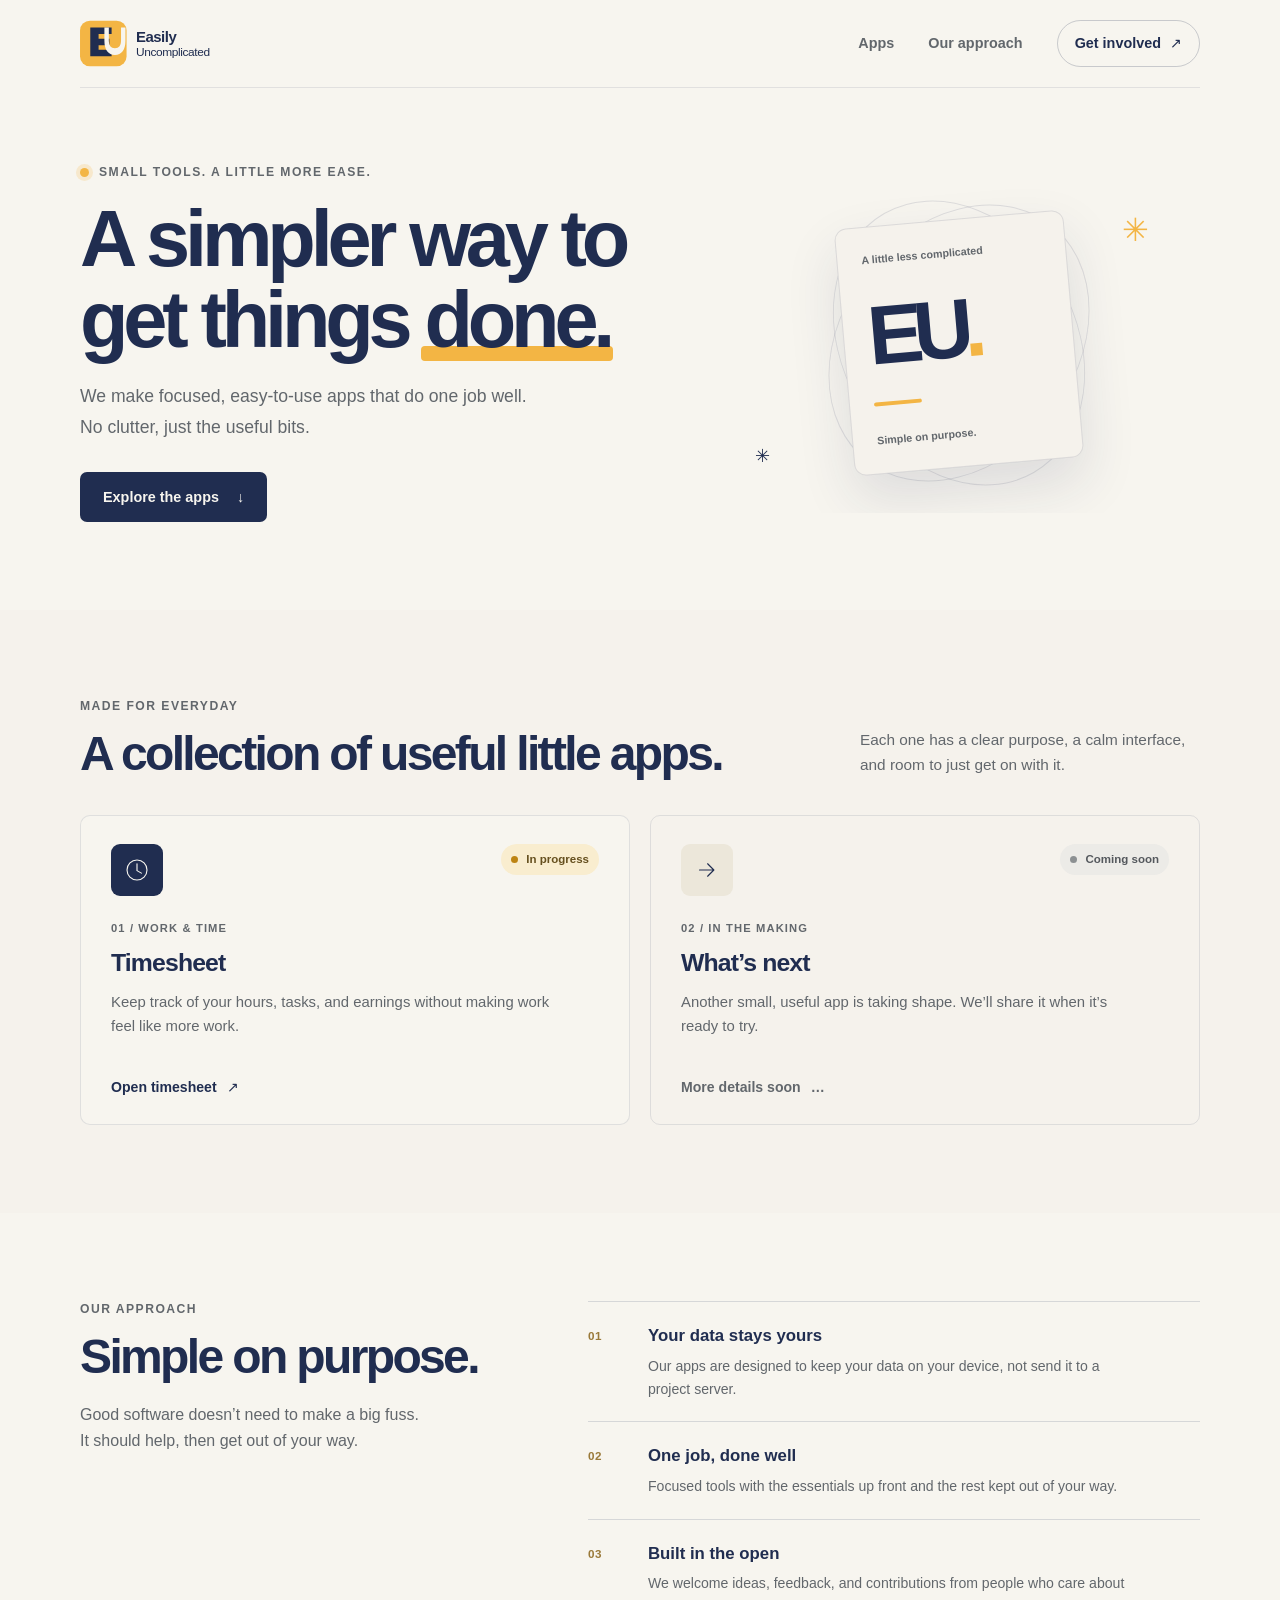
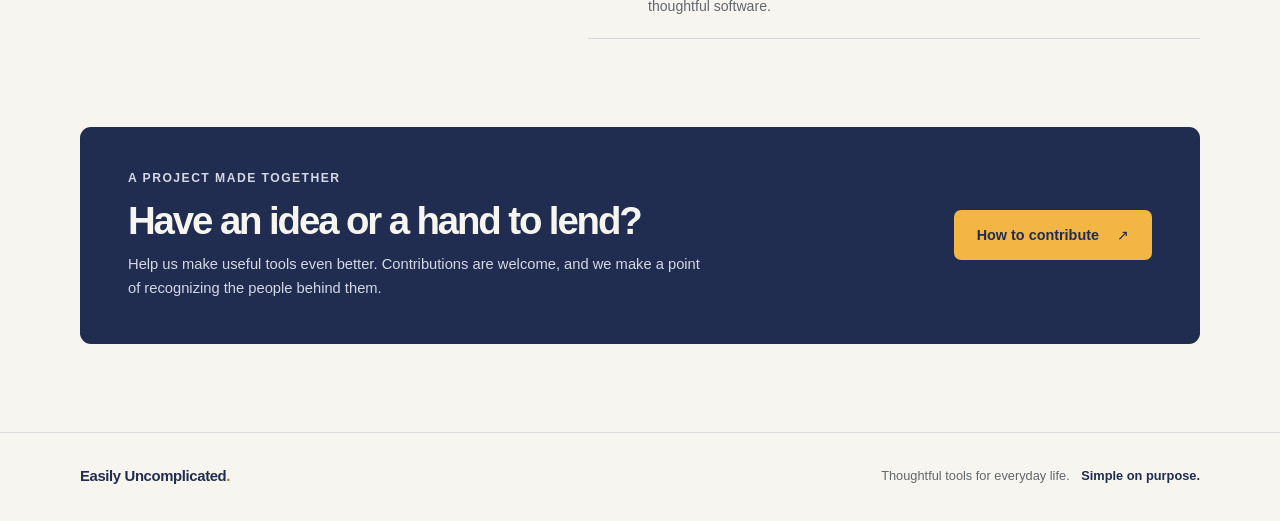
<file: index.html>
<!DOCTYPE html>
<html lang="en">
<head>
  <meta charset="UTF-8">
  <meta name="viewport" content="width=device-width, initial-scale=1">
  <meta name="description" content="Thoughtful, easy-to-use apps that do one job well. Simple on purpose.">
  <meta name="theme-color" content="#F7F5EF">
  <title>Easily Uncomplicated — Simple on purpose</title>
  <link rel="icon" href="assets/brand/eu/favicon.svg" type="image/svg+xml">
  <link rel="stylesheet" href="assets/brand/eu/colors.css">
  <link rel="stylesheet" href="index.css">
  <script src="index.js" defer></script>
</head>
<body>
  <header class="site-header">
    <div class="page-shell header-content">
      <a class="brand" href="#top" aria-label="Easily Uncomplicated home">
        <img src="assets/brand/eu/logo.svg" alt="Easily Uncomplicated">
      </a>
      <button class="menu-toggle" type="button" aria-expanded="false" aria-controls="site-nav" hidden>
        <span class="menu-toggle-label">Menu</span>
        <span class="menu-toggle-icon" aria-hidden="true"></span>
      </button>
      <nav class="site-nav" id="site-nav" aria-label="Main navigation">
        <a href="#apps">Apps</a>
        <a href="#about">Our approach</a>
        <a class="nav-cta" href="#contribute">Get involved <span aria-hidden="true">↗</span></a>
      </nav>
    </div>
  </header>

  <main id="top">
    <section class="hero page-shell" aria-labelledby="hero-title">
      <div class="hero-copy">
        <p class="eyebrow"><span class="eyebrow-mark" aria-hidden="true"></span> Small tools. A little more ease.</p>
        <h1 id="hero-title">A simpler way to get things <span>done.</span></h1>
        <p class="hero-description">We make focused, easy-to-use apps that do one job well. No clutter, just the useful bits.</p>
        <a class="button button-primary" href="#apps">Explore the apps <span aria-hidden="true">↓</span></a>
      </div>
      <div class="hero-art" aria-hidden="true">
        <div class="art-orbit orbit-one"></div>
        <div class="art-orbit orbit-two"></div>
        <div class="art-card">
          <span class="art-card-label">A little less complicated</span>
          <span class="art-card-mark">EU<span>.</span></span>
          <span class="art-card-rule"></span>
          <span class="art-card-caption">Simple on purpose.</span>
        </div>
        <span class="art-spark spark-one">✳</span>
        <span class="art-spark spark-two">✳</span>
      </div>
    </section>

    <section class="apps-section section-space" id="apps" aria-labelledby="apps-title">
      <div class="page-shell">
        <div class="section-heading">
          <div>
            <p class="eyebrow">Made for everyday</p>
            <h2 id="apps-title">A collection of useful little apps.</h2>
          </div>
          <p>Each one has a clear purpose, a calm interface, and room to just get on with it.</p>
        </div>

        <div class="app-grid">
          <article class="app-card timesheet-card">
            <div class="app-card-top">
              <span class="app-icon app-icon-clock" aria-hidden="true">
                <svg viewBox="0 0 48 48" focusable="false">
                  <circle cx="24" cy="24" r="16"></circle>
                  <path d="M24 14v11l7 4"></path>
                </svg>
              </span>
              <span class="status status-testing"><span aria-hidden="true"></span> In progress</span>
            </div>
            <div class="app-card-copy">
              <p class="app-kicker">01 / Work &amp; time</p>
              <h3>Timesheet</h3>
              <p>Keep track of your hours, tasks, and earnings without making work feel like more work.</p>
            </div>
            <a class="text-link" href="timesheet/timesheet.html">Open timesheet <span aria-hidden="true">↗</span></a>
          </article>

          <article class="app-card next-card">
            <div class="app-card-top">
              <span class="app-icon app-icon-next" aria-hidden="true">
                <svg viewBox="0 0 48 48" focusable="false">
                  <path d="M12 24h23M25 14l10 10-10 10"></path>
                </svg>
              </span>
              <span class="status status-soon"><span aria-hidden="true"></span> Coming soon</span>
            </div>
            <div class="app-card-copy">
              <p class="app-kicker">02 / In the making</p>
              <h3>What’s next</h3>
              <p>Another small, useful app is taking shape. We’ll share it when it’s ready to try.</p>
            </div>
            <span class="text-link text-link-muted">More details soon <span aria-hidden="true">…</span></span>
          </article>
        </div>
      </div>
    </section>

    <section class="approach-section section-space" id="about" aria-labelledby="approach-title">
      <div class="page-shell approach-layout">
        <div class="approach-heading">
          <p class="eyebrow">Our approach</p>
          <h2 id="approach-title">Simple on purpose.</h2>
          <p>Good software doesn’t need to make a big fuss. It should help, then get out of your way.</p>
        </div>
        <div class="principles">
          <article class="principle">
            <span class="principle-number">01</span>
            <div>
              <h3>Your data stays yours</h3>
              <p>Our apps are designed to keep your data on your device, not send it to a project server.</p>
            </div>
          </article>
          <article class="principle">
            <span class="principle-number">02</span>
            <div>
              <h3>One job, done well</h3>
              <p>Focused tools with the essentials up front and the rest kept out of your way.</p>
            </div>
          </article>
          <article class="principle">
            <span class="principle-number">03</span>
            <div>
              <h3>Built in the open</h3>
              <p>We welcome ideas, feedback, and contributions from people who care about thoughtful software.</p>
            </div>
          </article>
        </div>
      </div>
    </section>

    <section class="contribute-section page-shell" id="contribute" aria-labelledby="contribute-title">
      <div class="contribute-card">
        <div>
          <p class="eyebrow">A project made together</p>
          <h2 id="contribute-title">Have an idea or a hand to lend?</h2>
          <p>Help us make useful tools even better. Contributions are welcome, and we make a point of recognizing the people behind them.</p>
        </div>
        <a class="button button-light" href="non%20code_syntax/how_to_give_credit.md">How to contribute <span aria-hidden="true">↗</span></a>
      </div>
    </section>
  </main>

  <footer class="site-footer">
    <div class="page-shell footer-content">
      <a class="footer-brand" href="#top">Easily Uncomplicated<span>.</span></a>
      <p>Thoughtful tools for everyday life. <span>Simple on purpose.</span></p>
    </div>
  </footer>
</body>
</html>
</file>
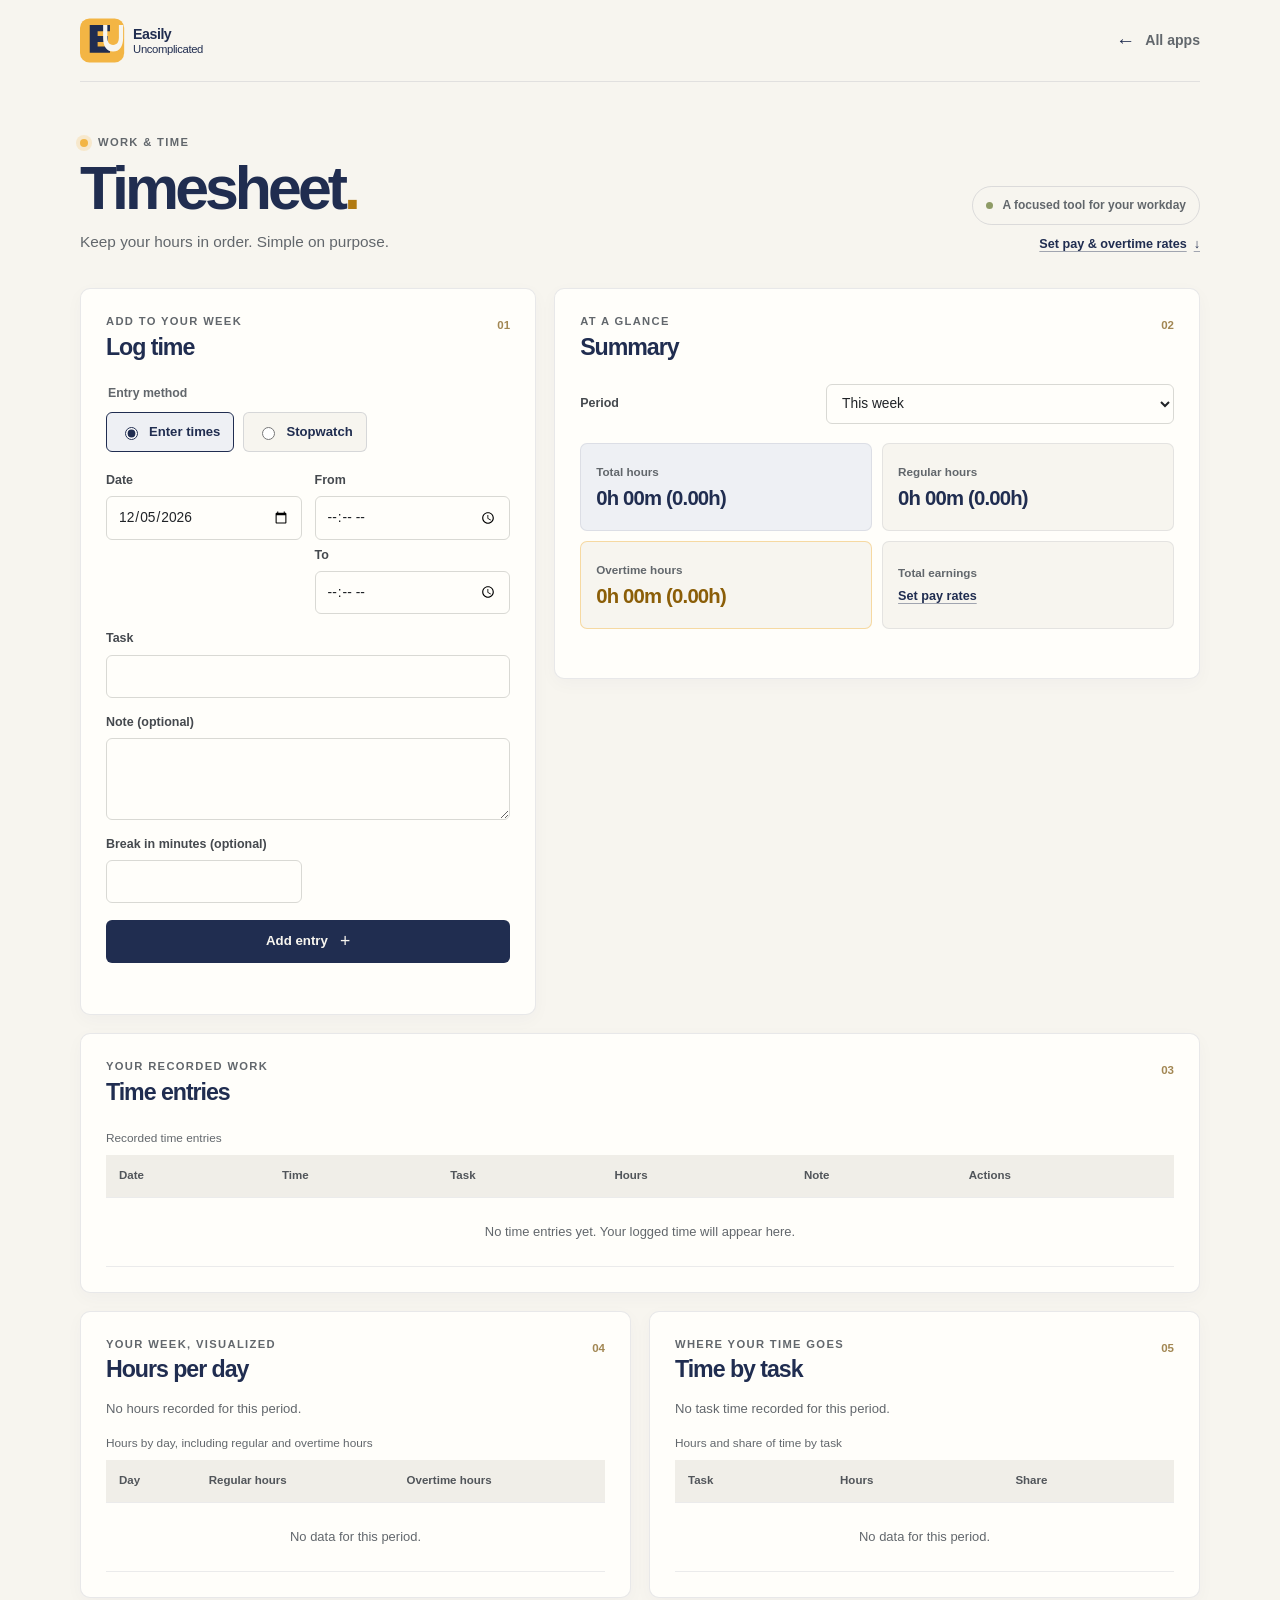
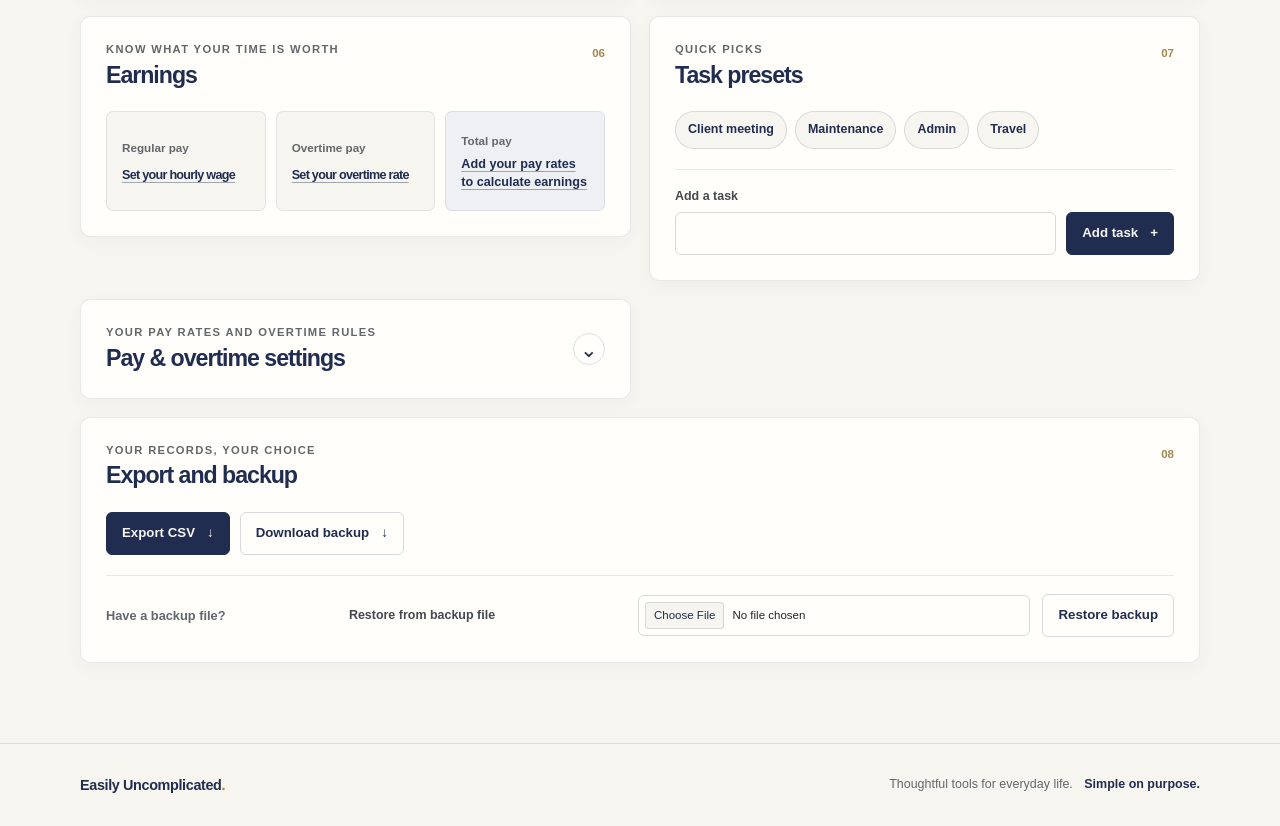
<file: timesheet/timesheet.html>
<!DOCTYPE html>
<html lang="en">
<head>
  <meta charset="UTF-8">
  <meta name="viewport" content="width=device-width, initial-scale=1">
  <meta name="description" content="Track your work hours, tasks, and earnings.">
  <title>Timesheet | Easily Uncomplicated</title>
  <link rel="icon" href="../assets/brand/eu/favicon.svg" type="image/svg+xml">
  <link rel="stylesheet" href="../assets/brand/eu/colors.css">
  <link rel="stylesheet" href="timesheet.css">
  <script src="timesheet.js" defer></script>
</head>
<body>
  <header class="site-header">
    <div class="page-shell header-content">
      <a class="brand" href="../index.html" aria-label="Easily Uncomplicated home">
        <img src="../assets/brand/eu/logo.svg" alt="Easily Uncomplicated">
      </a>
      <a class="back-link" href="../index.html"><span aria-hidden="true">←</span> All apps</a>
    </div>
  </header>

  <main class="page-shell dashboard">
    <section class="page-intro" aria-labelledby="page-title">
      <div>
        <p class="eyebrow"><span aria-hidden="true"></span> Work &amp; time</p>
        <h1 id="page-title">Timesheet<span>.</span></h1>
        <p>Keep your hours in order. Simple on purpose.</p>
      </div>
      <div class="intro-actions">
        <span class="local-note"><span aria-hidden="true"></span> A focused tool for your workday</span>
        <a class="rates-link" href="#settings-panel">Set pay &amp; overtime rates <span aria-hidden="true">↓</span></a>
      </div>
    </section>

    <section class="panel entry-panel" aria-labelledby="entry-heading">
      <div class="panel-heading">
        <div>
          <p class="panel-kicker">Add to your week</p>
          <h2 id="entry-heading">Log time</h2>
        </div>
        <span class="section-index">01</span>
      </div>

      <form id="time-entry-form">
        <fieldset class="entry-method">
          <legend>Entry method</legend>
          <label class="choice">
            <input type="radio" name="entry-method" value="manual" checked>
            Enter times
          </label>
          <label class="choice">
            <input type="radio" name="entry-method" value="timer">
            Stopwatch
          </label>
        </fieldset>
        <div class="form-grid">
          <div class="field">
            <label for="entry-date">Date</label>
            <input id="entry-date" name="date" type="date" required>
          </div>
          <div class="field" id="manual-time-fields">
            <label for="entry-from">From</label>
            <input id="entry-from" name="from" type="time" required>
            <label for="entry-to">To</label>
            <input id="entry-to" name="to" type="time" required>
          </div>
          <div class="field field-task">
            <label for="entry-task">Task</label>
            <input id="entry-task" name="task" list="task-options" required>
            <datalist id="task-options">
              <option value="Client meeting"></option>
              <option value="Maintenance"></option>
              <option value="Admin"></option>
              <option value="Travel"></option>
            </datalist>
          </div>
          <div class="field field-wide">
            <label for="entry-note">Note (optional)</label>
            <textarea id="entry-note" name="note" rows="2"></textarea>
          </div>
          <div class="field">
            <label for="entry-break">Break in minutes (optional)</label>
            <input id="entry-break" name="break" type="number" min="0" step="1">
          </div>
        </div>
        <button class="button button-primary" id="add-entry-button" type="submit">Add entry <span aria-hidden="true">+</span></button>
      </form>

      <div class="timer-controls" id="timer-controls" aria-label="Stopwatch controls" hidden>
        <div class="timer-status">
          <span class="timer-indicator" id="timer-indicator" aria-hidden="true"></span>
          <div>
            <p id="timer-state" role="status" aria-live="polite">Stopwatch is ready.</p>
            <output class="timer-display" id="timer-display" aria-label="Elapsed time">00:00:00</output>
          </div>
        </div>
        <div class="timer-buttons">
          <button class="button button-secondary" id="start-timer" type="button">Start</button>
          <button class="button button-quiet" id="pause-timer" type="button" disabled>Pause</button>
          <button class="button button-quiet" id="stop-timer" type="button" disabled>Stop &amp; save</button>
        </div>
      </div>
      <p class="entry-status" id="entry-status" role="status" aria-live="polite"></p>
    </section>

    <section class="panel summary-panel" aria-labelledby="summary-heading">
      <div class="panel-heading">
        <div>
          <p class="panel-kicker">At a glance</p>
          <h2 id="summary-heading">Summary</h2>
        </div>
        <span class="section-index">02</span>
      </div>
      <div class="period-control">
        <label for="summary-period">Period</label>
        <select id="summary-period" name="period">
          <option value="week">This week</option>
          <option value="month">This month</option>
          <option value="custom">Custom range</option>
        </select>
      </div>
      <div class="range-control">
        <div class="field">
          <label for="range-from">Range from</label>
          <input id="range-from" name="range-from" type="date">
        </div>
        <div class="field">
          <label for="range-to">Range to</label>
          <input id="range-to" name="range-to" type="date">
        </div>
      </div>

      <dl class="stats-grid">
        <div class="stat-card stat-primary">
          <dt>Total hours</dt>
          <dd id="summary-total-hours">0h 00m (0.00h)</dd>
        </div>
        <div class="stat-card">
          <dt>Regular hours</dt>
          <dd id="summary-regular-hours">0h 00m (0.00h)</dd>
        </div>
        <div class="stat-card stat-overtime">
          <dt>Overtime hours</dt>
          <dd id="summary-overtime-hours">0h 00m (0.00h)</dd>
        </div>
        <div class="stat-card stat-earnings">
          <dt>Total earnings</dt>
          <dd id="summary-total-earnings"></dd>
        </div>
      </dl>
      <p class="summary-status" id="summary-status" role="status" aria-live="polite"></p>
    </section>

    <section class="panel entries-panel" aria-labelledby="entries-heading">
      <div class="panel-heading">
        <div>
          <p class="panel-kicker">Your recorded work</p>
          <h2 id="entries-heading">Time entries</h2>
        </div>
        <span class="section-index">03</span>
      </div>
      <div class="table-scroll">
        <table>
          <caption>Recorded time entries</caption>
          <thead>
            <tr>
              <th scope="col">Date</th>
              <th scope="col">Time</th>
              <th scope="col">Task</th>
              <th scope="col">Hours</th>
              <th scope="col">Note</th>
              <th scope="col">Actions</th>
            </tr>
          </thead>
          <tbody>
            <tr>
              <td class="empty-cell" colspan="6">No time entries yet. Your logged time will appear here.</td>
            </tr>
          </tbody>
        </table>
      </div>
    </section>

    <section class="panel chart-panel" aria-labelledby="hours-chart-heading">
      <div class="panel-heading">
        <div>
          <p class="panel-kicker">Your week, visualized</p>
          <h2 id="hours-chart-heading">Hours per day</h2>
        </div>
        <span class="section-index">04</span>
      </div>
      <p class="empty-message">No hours recorded for this period.</p>
      <div class="table-scroll">
        <table>
          <caption>Hours by day, including regular and overtime hours</caption>
          <thead>
            <tr>
              <th scope="col">Day</th>
              <th scope="col">Regular hours</th>
              <th scope="col">Overtime hours</th>
            </tr>
          </thead>
          <tbody>
            <tr>
              <td class="empty-cell" colspan="3">No data for this period.</td>
            </tr>
          </tbody>
        </table>
      </div>
    </section>

    <section class="panel chart-panel" aria-labelledby="tasks-chart-heading">
      <div class="panel-heading">
        <div>
          <p class="panel-kicker">Where your time goes</p>
          <h2 id="tasks-chart-heading">Time by task</h2>
        </div>
        <span class="section-index">05</span>
      </div>
      <p class="empty-message">No task time recorded for this period.</p>
      <div class="table-scroll">
        <table>
          <caption>Hours and share of time by task</caption>
          <thead>
            <tr>
              <th scope="col">Task</th>
              <th scope="col">Hours</th>
              <th scope="col">Share</th>
            </tr>
          </thead>
          <tbody>
            <tr>
              <td class="empty-cell" colspan="3">No data for this period.</td>
            </tr>
          </tbody>
        </table>
      </div>
    </section>

    <section class="panel earnings-panel" aria-labelledby="earnings-heading">
      <div class="panel-heading">
        <div>
          <p class="panel-kicker">Know what your time is worth</p>
          <h2 id="earnings-heading">Earnings</h2>
        </div>
        <span class="section-index">06</span>
      </div>
      <dl class="earnings-grid">
        <div class="stat-card">
          <dt>Regular pay</dt>
          <dd id="earnings-regular-pay"></dd>
        </div>
        <div class="stat-card">
          <dt>Overtime pay</dt>
          <dd id="earnings-overtime-pay"></dd>
        </div>
        <div class="stat-card stat-primary">
          <dt>Total pay</dt>
          <dd id="earnings-total-pay"></dd>
        </div>
      </dl>
    </section>

    <section class="panel task-panel" aria-labelledby="tasks-heading">
      <div class="panel-heading">
        <div>
          <p class="panel-kicker">Quick picks</p>
          <h2 id="tasks-heading">Task presets</h2>
        </div>
        <span class="section-index">07</span>
      </div>
      <ul class="task-list">
        <li>Client meeting</li>
        <li>Maintenance</li>
        <li>Admin</li>
        <li>Travel</li>
      </ul>
      <form id="task-form" class="task-form">
        <div class="field">
          <label for="new-task">Add a task</label>
          <input id="new-task" name="task" type="text">
        </div>
        <button class="button button-secondary" type="submit">Add task <span aria-hidden="true">+</span></button>
      </form>
    </section>

    <details class="panel settings-panel" id="settings-panel">
      <summary>
        <span>
          <span class="panel-kicker">Your pay rates and overtime rules</span>
          <span class="settings-title">Pay &amp; overtime settings</span>
        </span>
        <span class="settings-chevron" aria-hidden="true">⌄</span>
      </summary>
      <form id="settings-form" class="settings-form">
        <div class="field">
          <label for="hourly-wage">Your regular hourly pay (R/hour)</label>
          <input id="hourly-wage" name="hourly-wage" type="number" min="0" step="0.01" inputmode="decimal">
        </div>
        <fieldset class="settings-fieldset">
          <legend>Overtime wage</legend>
          <div class="field">
            <label for="overtime-wage-type">Wage type</label>
            <select id="overtime-wage-type" name="overtime-wage-type">
              <option value="amount">Rand amount</option>
              <option value="multiplier">Multiplier</option>
            </select>
          </div>
          <div class="field">
            <label for="overtime-wage" id="overtime-wage-label">Overtime pay (R/hour)</label>
            <input id="overtime-wage" name="overtime-wage" type="number" min="0" step="0.01" inputmode="decimal">
          </div>
        </fieldset>
        <div class="field">
          <label for="overtime-threshold">Overtime starts after</label>
          <input id="overtime-threshold" name="overtime-threshold" type="number" min="0" step="0.25">
          <span class="field-hint">hours</span>
        </div>
        <fieldset class="settings-fieldset overtime-rule">
          <legend>Overtime rule</legend>
          <label class="choice">
            <input type="radio" name="overtime-rule" value="daily" checked>
            Daily
          </label>
          <label class="choice">
            <input type="radio" name="overtime-rule" value="weekly">
            Weekly
          </label>
        </fieldset>
        <p class="settings-hint">Rates are saved only in this browser on this device. Earnings update when you change a rate or time entry.</p>
        <p class="settings-status" id="settings-status" role="status" aria-live="polite"></p>
      </form>
    </details>

    <section class="panel data-panel" aria-labelledby="data-heading">
      <div class="panel-heading">
        <div>
          <p class="panel-kicker">Your records, your choice</p>
          <h2 id="data-heading">Export and backup</h2>
        </div>
        <span class="section-index">08</span>
      </div>
      <div class="data-actions">
        <button class="button button-secondary" type="button">Export CSV <span aria-hidden="true">↓</span></button>
        <button class="button button-quiet" type="button">Download backup <span aria-hidden="true">↓</span></button>
      </div>
      <div class="restore-control">
        <p>Have a backup file?</p>
        <label for="backup-file">Restore from backup file</label>
        <input id="backup-file" name="backup-file" type="file" accept="application/json,.json">
        <button class="button button-quiet" type="button">Restore backup</button>
      </div>
    </section>
  </main>

  <footer class="site-footer">
    <div class="page-shell footer-content">
      <a class="footer-brand" href="../index.html">Easily Uncomplicated<span>.</span></a>
      <p>Thoughtful tools for everyday life. <span>Simple on purpose.</span></p>
    </div>
  </footer>
</body>
</html>
</file>
<file: assets/brand/eu/colors.css>
:root {
  color-scheme: light;
  --eu-navy: #202D50;
  --eu-amber: #F3B544;
  --eu-ivory: #F7F5EF;
  --eu-paper: #F5F2EC;
  --eu-ink: #202327;
  --eu-muted-ink: #62676C;
}
</file>
<file: index.css>
:root {
  font-family: "Outfit", "Avenir Next", Avenir, "Segoe UI", sans-serif;
  color: var(--eu-ink);
  background: var(--eu-ivory);
  font-synthesis: none;
  text-rendering: optimizeLegibility;
  -webkit-font-smoothing: antialiased;
  -moz-osx-font-smoothing: grayscale;
  scroll-behavior: smooth;
}

* {
  box-sizing: border-box;
}

body {
  min-width: 320px;
  margin: 0;
  line-height: 1.6;
}

a {
  color: inherit;
}

a:focus-visible,
button:focus-visible {
  outline: 3px solid var(--eu-amber);
  outline-offset: 4px;
}

.page-shell {
  width: min(1120px, calc(100% - 48px));
  margin-inline: auto;
}

.site-header {
  position: relative;
  z-index: 2;
  background: var(--eu-ivory);
}

.header-content {
  min-height: 88px;
  display: flex;
  align-items: center;
  justify-content: space-between;
  gap: 32px;
  border-bottom: 1px solid rgb(32 45 80 / 10%);
}

.brand {
  display: inline-flex;
  width: 194px;
  flex: 0 0 auto;
}

.brand img {
  display: block;
  width: 100%;
  height: auto;
}

.site-nav {
  display: flex;
  align-items: center;
  gap: 34px;
}

.site-nav a {
  color: var(--eu-muted-ink);
  font-size: 0.9rem;
  font-weight: 550;
  text-decoration: none;
  transition: color 160ms ease;
}

.site-nav a:hover {
  color: var(--eu-navy);
}

.site-nav .nav-cta {
  display: inline-flex;
  align-items: center;
  gap: 9px;
  padding: 11px 17px;
  border: 1px solid rgb(32 45 80 / 22%);
  border-radius: 999px;
  color: var(--eu-navy);
}

.site-nav .nav-cta:hover {
  border-color: var(--eu-navy);
}

.menu-toggle {
  display: none;
}

.hero {
  min-height: 512px;
  display: grid;
  grid-template-columns: 1.1fr 0.9fr;
  align-items: center;
  gap: 48px;
  padding-block: 76px 88px;
}

.hero-copy {
  max-width: 590px;
}

.eyebrow {
  display: flex;
  align-items: center;
  gap: 10px;
  margin: 0 0 18px;
  color: var(--eu-muted-ink);
  font-size: 0.76rem;
  font-weight: 700;
  letter-spacing: 0.12em;
  line-height: 1.4;
  text-transform: uppercase;
}

.eyebrow-mark {
  width: 9px;
  height: 9px;
  border-radius: 50%;
  background: var(--eu-amber);
  box-shadow: 0 0 0 4px rgb(243 181 68 / 20%);
}

h1,
h2,
h3,
p {
  margin-top: 0;
}

.hero h1 {
  max-width: 620px;
  margin-bottom: 20px;
  color: var(--eu-navy);
  font-size: clamp(3rem, 6.2vw, 5rem);
  font-weight: 650;
  letter-spacing: -0.065em;
  line-height: 1.02;
}

.hero h1 span {
  position: relative;
  z-index: 0;
  white-space: nowrap;
}

.hero h1 span::after {
  position: absolute;
  z-index: -1;
  right: -3px;
  bottom: 3px;
  left: -3px;
  height: 15px;
  border-radius: 4px;
  background: var(--eu-amber);
  content: "";
}

.hero-description {
  max-width: 455px;
  margin-bottom: 30px;
  color: var(--eu-muted-ink);
  font-size: 1.1rem;
  line-height: 1.75;
}

.button {
  min-height: 50px;
  display: inline-flex;
  align-items: center;
  justify-content: center;
  gap: 18px;
  padding: 0 22px;
  border: 1px solid transparent;
  border-radius: 7px;
  font-size: 0.9rem;
  font-weight: 650;
  text-decoration: none;
  transition: transform 160ms ease, background-color 160ms ease;
}

.button:hover {
  transform: translateY(-2px);
}

.button-primary {
  background: var(--eu-navy);
  color: var(--eu-ivory);
}

.button-primary:hover {
  background: #2c3d69;
}

.hero-art {
  position: relative;
  min-height: 340px;
  display: grid;
  place-items: center;
  overflow: hidden;
}

.art-orbit {
  position: absolute;
  width: 300px;
  height: 300px;
  border: 1px solid rgb(32 45 80 / 12%);
  border-radius: 50%;
}

.orbit-one {
  transform: rotate(-30deg) scaleX(0.78);
}

.orbit-two {
  transform: rotate(38deg) scaleX(0.78);
}

.art-card {
  position: relative;
  width: 230px;
  min-height: 248px;
  display: flex;
  flex-direction: column;
  align-items: flex-start;
  justify-content: space-between;
  padding: 24px;
  border: 1px solid rgb(32 45 80 / 12%);
  border-radius: 12px;
  background: var(--eu-paper);
  box-shadow: 0 24px 55px rgb(32 45 80 / 12%);
  transform: rotate(-5deg);
}

.art-card-label,
.art-card-caption {
  color: var(--eu-muted-ink);
  font-size: 0.67rem;
  font-weight: 600;
}

.art-card-mark {
  color: var(--eu-navy);
  font-size: 5.2rem;
  font-weight: 750;
  letter-spacing: -0.12em;
  line-height: 1;
}

.art-card-mark span {
  color: var(--eu-amber);
}

.art-card-rule {
  width: 48px;
  height: 4px;
  border-radius: 4px;
  background: var(--eu-amber);
}

.art-spark {
  position: absolute;
  color: var(--eu-amber);
  line-height: 1;
}

.spark-one {
  top: 41px;
  right: 51px;
  font-size: 2rem;
}

.spark-two {
  bottom: 48px;
  left: 37px;
  color: var(--eu-navy);
  font-size: 1.15rem;
}

.section-space {
  padding-block: 88px;
}

.apps-section {
  background: var(--eu-paper);
}

.section-heading {
  display: flex;
  align-items: flex-end;
  justify-content: space-between;
  gap: 40px;
  margin-bottom: 34px;
}

.section-heading .eyebrow,
.approach-heading .eyebrow,
.contribute-card .eyebrow {
  margin-bottom: 12px;
}

.section-heading h2,
.approach-heading h2,
.contribute-card h2 {
  margin-bottom: 0;
  color: var(--eu-navy);
  font-size: clamp(2rem, 4vw, 3rem);
  font-weight: 620;
  letter-spacing: -0.055em;
  line-height: 1.12;
}

.section-heading > p {
  max-width: 340px;
  margin-bottom: 4px;
  color: var(--eu-muted-ink);
  font-size: 0.96rem;
}

.app-grid {
  display: grid;
  grid-template-columns: repeat(2, minmax(0, 1fr));
  gap: 20px;
}

.app-card {
  min-height: 310px;
  display: flex;
  flex-direction: column;
  align-items: flex-start;
  padding: 28px 30px 26px;
  border: 1px solid rgb(32 45 80 / 11%);
  border-radius: 10px;
  background: var(--eu-ivory);
}

.next-card {
  background: transparent;
}

.app-card-top {
  width: 100%;
  display: flex;
  align-items: flex-start;
  justify-content: space-between;
  gap: 16px;
}

.app-icon {
  width: 52px;
  height: 52px;
  display: grid;
  place-items: center;
  border-radius: 9px;
}

.app-icon svg {
  width: 30px;
  height: 30px;
  fill: none;
  stroke: currentColor;
  stroke-linecap: round;
  stroke-linejoin: round;
  stroke-width: 1.8;
}

.app-icon-clock {
  background: var(--eu-navy);
  color: var(--eu-ivory);
}

.app-icon-next {
  background: #ece7da;
  color: var(--eu-navy);
}

.status {
  display: inline-flex;
  align-items: center;
  gap: 8px;
  padding: 6px 10px;
  border-radius: 999px;
  font-size: 0.72rem;
  font-weight: 650;
}

.status > span {
  width: 7px;
  height: 7px;
  border-radius: 50%;
}

.status-testing {
  background: #f9edcf;
  color: #66501f;
}

.status-testing > span {
  background: #bd8413;
}

.status-soon {
  background: #ecebe7;
  color: #54585d;
}

.status-soon > span {
  background: #8c9092;
}

.app-card-copy {
  margin-top: 24px;
  margin-bottom: 22px;
}

.app-kicker {
  margin-bottom: 5px;
  color: var(--eu-muted-ink);
  font-size: 0.7rem;
  font-weight: 700;
  letter-spacing: 0.1em;
  text-transform: uppercase;
}

.app-card h3 {
  margin-bottom: 8px;
  color: var(--eu-navy);
  font-size: 1.55rem;
  font-weight: 650;
  letter-spacing: -0.035em;
}

.app-card-copy > p:last-child {
  max-width: 440px;
  margin-bottom: 0;
  color: var(--eu-muted-ink);
  font-size: 0.93rem;
}

.text-link {
  display: inline-flex;
  align-items: center;
  gap: 10px;
  margin-top: auto;
  color: var(--eu-navy);
  font-size: 0.88rem;
  font-weight: 700;
  text-decoration: none;
}

a.text-link:hover {
  text-decoration: underline;
  text-underline-offset: 4px;
}

.text-link-muted {
  color: var(--eu-muted-ink);
  font-weight: 550;
}

.approach-layout {
  display: grid;
  grid-template-columns: 0.8fr 1.2fr;
  gap: 100px;
}

.approach-heading h2 {
  margin-bottom: 18px;
}

.approach-heading > p:last-child {
  max-width: 345px;
  margin-bottom: 0;
  color: var(--eu-muted-ink);
}

.principles {
  border-top: 1px solid rgb(32 45 80 / 15%);
}

.principle {
  display: grid;
  grid-template-columns: 46px 1fr;
  gap: 14px;
  padding-block: 21px;
  border-bottom: 1px solid rgb(32 45 80 / 15%);
}

.principle-number {
  padding-top: 4px;
  color: #9a7a3a;
  font-size: 0.73rem;
  font-weight: 700;
  letter-spacing: 0.04em;
}

.principle h3 {
  margin-bottom: 5px;
  color: var(--eu-navy);
  font-size: 1.05rem;
  font-weight: 650;
}

.principle p {
  max-width: 490px;
  margin-bottom: 0;
  color: var(--eu-muted-ink);
  font-size: 0.88rem;
}

.contribute-section {
  padding-bottom: 88px;
}

.contribute-card {
  display: flex;
  align-items: center;
  justify-content: space-between;
  gap: 40px;
  padding: 43px 48px;
  border-radius: 11px;
  background: var(--eu-navy);
}

.contribute-card .eyebrow {
  color: #d3d8e4;
}

.contribute-card h2 {
  max-width: 590px;
  margin-bottom: 11px;
  color: var(--eu-ivory);
  font-size: clamp(1.8rem, 3vw, 2.45rem);
}

.contribute-card > div > p:last-child {
  max-width: 585px;
  margin-bottom: 0;
  color: #d3d8e4;
  font-size: 0.92rem;
}

.button-light {
  flex: 0 0 auto;
  background: var(--eu-amber);
  color: var(--eu-navy);
}

.button-light:hover {
  background: #ffd078;
}

.site-footer {
  border-top: 1px solid rgb(32 45 80 / 12%);
}

.footer-content {
  min-height: 88px;
  display: flex;
  align-items: center;
  justify-content: space-between;
  gap: 24px;
}

.footer-brand {
  color: var(--eu-navy);
  font-size: 0.93rem;
  font-weight: 700;
  letter-spacing: -0.025em;
  text-decoration: none;
}

.footer-brand span {
  color: #b17a12;
}

.footer-content p {
  margin-bottom: 0;
  color: var(--eu-muted-ink);
  font-size: 0.8rem;
}

.footer-content p span {
  margin-left: 8px;
  color: var(--eu-navy);
  font-weight: 650;
}

@media (max-width: 760px) {
  .page-shell {
    width: min(100% - 40px, 560px);
  }

  .header-content {
    min-height: 76px;
  }

  .brand {
    width: 166px;
  }

  .menu-toggle {
    width: 44px;
    height: 44px;
    display: inline-flex;
    align-items: center;
    justify-content: center;
    gap: 8px;
    border: 1px solid rgb(32 45 80 / 18%);
    border-radius: 7px;
    background: transparent;
    color: var(--eu-navy);
    cursor: pointer;
  }

  .menu-toggle[hidden] {
    display: none;
  }

  .menu-toggle-label {
    position: absolute;
    width: 1px;
    height: 1px;
    overflow: hidden;
    clip-path: inset(50%);
    white-space: nowrap;
  }

  .menu-toggle-icon,
  .menu-toggle-icon::before,
  .menu-toggle-icon::after {
    width: 18px;
    height: 2px;
    display: block;
    border-radius: 2px;
    background: currentColor;
    transition: transform 160ms ease;
  }

  .menu-toggle-icon {
    position: relative;
  }

  .menu-toggle-icon::before,
  .menu-toggle-icon::after {
    position: absolute;
    left: 0;
    content: "";
  }

  .menu-toggle-icon::before {
    transform: translateY(-6px);
  }

  .menu-toggle-icon::after {
    transform: translateY(6px);
  }

  .menu-toggle[aria-expanded="true"] .menu-toggle-icon {
    background: transparent;
  }

  .menu-toggle[aria-expanded="true"] .menu-toggle-icon::before {
    transform: rotate(45deg);
  }

  .menu-toggle[aria-expanded="true"] .menu-toggle-icon::after {
    transform: rotate(-45deg);
  }

  .site-nav {
    gap: 24px;
  }

  .has-mobile-nav .site-nav {
    position: absolute;
    top: calc(100% - 1px);
    right: 0;
    left: 0;
    display: none;
    align-items: stretch;
    gap: 0;
    padding: 8px 20px 18px;
    border-bottom: 1px solid rgb(32 45 80 / 12%);
    background: var(--eu-ivory);
    box-shadow: 0 14px 20px rgb(32 45 80 / 7%);
  }

  .has-mobile-nav .site-nav.is-open {
    display: flex;
    flex-direction: column;
  }

  .has-mobile-nav .site-nav a {
    padding: 13px 5px;
  }

  .has-mobile-nav .site-nav .nav-cta {
    justify-content: space-between;
    margin-top: 7px;
    padding-inline: 14px;
  }

  .hero {
    min-height: auto;
    grid-template-columns: 1fr;
    gap: 14px;
    padding-block: 72px 54px;
  }

  .hero h1 {
    max-width: 550px;
    font-size: clamp(3rem, 10vw, 4.5rem);
  }

  .hero-art {
    min-height: 290px;
  }

  .section-space {
    padding-block: 68px;
  }

  .section-heading {
    align-items: flex-start;
    flex-direction: column;
    gap: 12px;
    margin-bottom: 25px;
  }

  .section-heading > p {
    max-width: 460px;
  }

  .app-grid {
    grid-template-columns: 1fr;
  }

  .app-card {
    min-height: 285px;
  }

  .approach-layout {
    grid-template-columns: 1fr;
    gap: 35px;
  }

  .contribute-section {
    padding-bottom: 68px;
  }

  .contribute-card {
    align-items: flex-start;
    flex-direction: column;
    gap: 26px;
    padding: 32px;
  }
}

@media (max-width: 440px) {
  .page-shell {
    width: calc(100% - 32px);
  }

  .hero {
    padding-top: 56px;
  }

  .hero-description {
    font-size: 1rem;
  }

  .hero-art {
    min-height: 260px;
  }

  .art-orbit {
    width: 250px;
    height: 250px;
  }

  .app-card {
    padding: 23px;
  }

  .status {
    gap: 6px;
    padding: 6px 8px;
    font-size: 0.67rem;
  }

  .contribute-card {
    padding: 27px 24px;
  }

  .footer-content {
    min-height: 100px;
    align-items: flex-start;
    flex-direction: column;
    justify-content: center;
    gap: 4px;
  }

  .footer-content p span {
    margin-left: 4px;
  }
}

@media (prefers-reduced-motion: reduce) {
  :root {
    scroll-behavior: auto;
  }

  *,
  *::before,
  *::after {
    transition-duration: 0.01ms !important;
  }
}
</file>
<file: timesheet/timesheet.css>
:root {
  font-family: "Outfit", "Avenir Next", Avenir, "Segoe UI", sans-serif;
  color: var(--eu-ink);
  background: var(--eu-ivory);
  font-synthesis: none;
  text-rendering: optimizeLegibility;
  -webkit-font-smoothing: antialiased;
  -moz-osx-font-smoothing: grayscale;
  scroll-behavior: smooth;
}

* {
  box-sizing: border-box;
}

body {
  min-width: 320px;
  margin: 0;
  line-height: 1.55;
}

button,
input,
select,
textarea {
  font: inherit;
}

button,
select {
  cursor: pointer;
}

a {
  color: inherit;
}

a:focus-visible,
button:focus-visible,
input:focus-visible,
select:focus-visible,
textarea:focus-visible,
summary:focus-visible {
  outline: 3px solid var(--eu-amber);
  outline-offset: 3px;
}

.page-shell {
  width: min(1120px, calc(100% - 48px));
  margin-inline: auto;
}

.site-header {
  background: var(--eu-ivory);
}

.header-content {
  min-height: 82px;
  display: flex;
  align-items: center;
  justify-content: space-between;
  gap: 24px;
  border-bottom: 1px solid rgb(32 45 80 / 10%);
}

.brand {
  width: 184px;
  display: inline-flex;
}

.brand img {
  display: block;
  width: 100%;
  height: auto;
}

.back-link {
  display: inline-flex;
  align-items: center;
  gap: 10px;
  color: var(--eu-muted-ink);
  font-size: 0.88rem;
  font-weight: 600;
  text-decoration: none;
  transition: color 160ms ease;
}

.back-link:hover {
  color: var(--eu-navy);
}

.back-link span {
  color: var(--eu-navy);
  font-size: 1.2rem;
}

.dashboard {
  display: grid;
  grid-template-columns: repeat(12, minmax(0, 1fr));
  align-items: start;
  gap: 18px;
  padding-block: 46px 80px;
}

.page-intro {
  grid-column: 1 / -1;
  display: flex;
  align-items: flex-end;
  justify-content: space-between;
  gap: 28px;
  padding-block: 7px 16px;
}

.eyebrow,
.panel-kicker {
  margin: 0;
  color: var(--eu-muted-ink);
  font-size: 0.7rem;
  font-weight: 700;
  letter-spacing: 0.12em;
  line-height: 1.4;
  text-transform: uppercase;
}

.eyebrow {
  display: flex;
  align-items: center;
  gap: 10px;
  margin-bottom: 7px;
}

.eyebrow > span {
  width: 8px;
  height: 8px;
  border-radius: 50%;
  background: var(--eu-amber);
  box-shadow: 0 0 0 4px rgb(243 181 68 / 20%);
}

.page-intro h1 {
  margin: 0;
  color: var(--eu-navy);
  font-size: clamp(2.5rem, 5vw, 3.8rem);
  font-weight: 650;
  letter-spacing: -0.065em;
  line-height: 1;
}

.page-intro h1 span {
  color: #b17a12;
}

.page-intro > div > p:last-child {
  margin: 12px 0 0;
  color: var(--eu-muted-ink);
  font-size: 0.96rem;
}

.local-note {
  display: inline-flex;
  align-items: center;
  gap: 9px;
  padding: 9px 13px;
  border: 1px solid rgb(32 45 80 / 13%);
  border-radius: 999px;
  color: var(--eu-muted-ink);
  font-size: 0.75rem;
  font-weight: 550;
}

.local-note > span {
  width: 7px;
  height: 7px;
  border-radius: 50%;
  background: #8e9b66;
}

.intro-actions {
  display: flex;
  align-items: flex-end;
  flex-direction: column;
  gap: 10px;
}

.rates-link,
.stat-card dd a,
.earnings-grid dd a {
  color: var(--eu-navy);
  font-size: 0.79rem;
  font-weight: 650;
  text-decoration-color: rgb(32 45 80 / 40%);
  text-underline-offset: 3px;
}

.rates-link {
  display: inline-flex;
  align-items: center;
  gap: 7px;
}

.rates-link:hover,
.stat-card dd a:hover,
.earnings-grid dd a:hover {
  text-decoration-thickness: 2px;
}

.panel {
  min-width: 0;
  padding: 25px;
  border: 1px solid rgb(32 45 80 / 10%);
  border-radius: 10px;
  background: #fffefa;
  box-shadow: 0 5px 18px rgb(32 45 80 / 3%);
}

.entry-panel {
  grid-column: span 5;
}

.summary-panel {
  grid-column: span 7;
}

.entries-panel,
.data-panel {
  grid-column: 1 / -1;
}

.chart-panel,
.earnings-panel,
.task-panel,
.settings-panel {
  grid-column: span 6;
}

.panel-heading {
  display: flex;
  align-items: flex-start;
  justify-content: space-between;
  gap: 16px;
  margin-bottom: 22px;
}

.panel-heading h2 {
  margin: 4px 0 0;
  color: var(--eu-navy);
  font-size: 1.45rem;
  font-weight: 650;
  letter-spacing: -0.045em;
  line-height: 1.2;
}

.section-index {
  padding-top: 3px;
  color: #a28753;
  font-size: 0.72rem;
  font-weight: 700;
}

.entry-method,
.settings-fieldset {
  min-width: 0;
  margin: 0;
  padding: 0;
  border: 0;
}

.entry-method {
  display: flex;
  flex-wrap: wrap;
  gap: 9px;
  margin-bottom: 19px;
}

.entry-method legend,
.settings-fieldset legend {
  width: 100%;
  margin-bottom: 9px;
  color: var(--eu-muted-ink);
  font-size: 0.77rem;
  font-weight: 600;
}

.choice {
  min-height: 40px;
  display: inline-flex;
  align-items: center;
  gap: 8px;
  padding: 7px 13px;
  border: 1px solid rgb(32 45 80 / 15%);
  border-radius: 6px;
  background: var(--eu-ivory);
  color: var(--eu-navy);
  font-size: 0.82rem;
  font-weight: 600;
  cursor: pointer;
}

.choice:has(input:checked) {
  border-color: var(--eu-navy);
  background: #eef0f4;
}

.choice input {
  accent-color: var(--eu-navy);
}

.form-grid {
  display: grid;
  grid-template-columns: repeat(2, minmax(0, 1fr));
  gap: 15px 13px;
}

.field {
  min-width: 0;
  display: flex;
  flex-direction: column;
  gap: 6px;
}

.field label,
.period-control label,
.restore-control label {
  color: #45494e;
  font-size: 0.78rem;
  font-weight: 650;
}

.field input,
.field select,
.field textarea,
.period-control select,
.restore-control input[type="file"] {
  width: 100%;
  min-height: 43px;
  padding: 9px 11px;
  border: 1px solid #d9d9d4;
  border-radius: 6px;
  background: #fffefa;
  color: var(--eu-ink);
  font-size: 0.86rem;
  transition: border-color 150ms ease, box-shadow 150ms ease;
}

.field input:focus,
.field select:focus,
.field textarea:focus,
.period-control select:focus,
.restore-control input[type="file"]:focus {
  border-color: #697693;
  outline: 0;
  box-shadow: 0 0 0 3px rgb(32 45 80 / 9%);
}

.field textarea {
  min-height: 82px;
  resize: vertical;
}

.field-wide,
.field-task {
  grid-column: 1 / -1;
}

.button {
  min-height: 43px;
  display: inline-flex;
  align-items: center;
  justify-content: center;
  gap: 12px;
  padding: 0 15px;
  border: 1px solid transparent;
  border-radius: 6px;
  font-size: 0.83rem;
  font-weight: 650;
  transition: background-color 150ms ease, border-color 150ms ease, transform 150ms ease;
}

.button:hover {
  transform: translateY(-1px);
}

.button-primary {
  background: var(--eu-navy);
  color: var(--eu-ivory);
}

.button-primary:hover {
  background: #2c3d69;
}

#time-entry-form > .button {
  width: 100%;
  margin-top: 17px;
}

.button-primary > span {
  font-size: 1.1rem;
  font-weight: 400;
}

.button-secondary {
  border-color: var(--eu-navy);
  background: var(--eu-navy);
  color: var(--eu-ivory);
}

.button-secondary:hover {
  background: #2c3d69;
}

.button-quiet {
  border-color: rgb(32 45 80 / 18%);
  background: transparent;
  color: var(--eu-navy);
}

.button-quiet:hover {
  border-color: var(--eu-navy);
  background: rgb(32 45 80 / 4%);
}

.timer-controls {
  display: flex;
  align-items: center;
  justify-content: space-between;
  gap: 12px;
  margin-top: 20px;
  padding-top: 17px;
  border-top: 1px solid rgb(32 45 80 / 10%);
}

.timer-controls[hidden],
#manual-time-fields[hidden],
#add-entry-button[hidden] {
  display: none;
}

.timer-status,
.timer-status > div {
  display: flex;
}

.timer-status {
  align-items: center;
  gap: 12px;
}

.timer-status > div {
  flex-direction: column;
  gap: 2px;
}

.timer-controls p {
  margin: 0;
  color: var(--eu-muted-ink);
  font-size: 0.75rem;
}

.entry-status {
  min-height: 1.3em;
  margin: 10px 0 0;
  color: var(--eu-muted-ink);
  font-size: 0.76rem;
}

.entry-delete {
  padding: 5px 8px;
  border: 1px solid rgb(32 45 80 / 18%);
  border-radius: 5px;
  background: transparent;
  color: var(--eu-navy);
  font-size: 0.74rem;
}

.entry-delete:hover {
  border-color: var(--eu-navy);
  background: rgb(32 45 80 / 4%);
}

.timer-indicator {
  width: 10px;
  height: 10px;
  flex: 0 0 auto;
  border-radius: 50%;
  background: #c1c3bd;
}

.timer-controls.is-running .timer-indicator {
  background: #bd8413;
  box-shadow: 0 0 0 4px rgb(243 181 68 / 20%);
}

.timer-display {
  color: var(--eu-navy);
  font-size: 1.25rem;
  font-variant-numeric: tabular-nums;
  font-weight: 700;
  letter-spacing: 0.04em;
}

.timer-buttons {
  display: flex;
  gap: 7px;
}

.timer-buttons .button {
  min-height: 36px;
  padding-inline: 10px;
  font-size: 0.74rem;
}

.period-control {
  display: grid;
  grid-template-columns: 1fr 1.5fr;
  align-items: center;
  gap: 14px;
}

.period-control select {
  min-height: 40px;
}

.range-control {
  display: grid;
  grid-template-columns: repeat(2, minmax(0, 1fr));
  gap: 12px;
  margin-top: 13px;
}

.range-control[hidden] {
  display: none;
}

.range-control .field {
  gap: 5px;
}

.range-control input {
  min-height: 39px;
  padding-block: 7px;
  font-size: 0.8rem;
}

.stats-grid {
  display: grid;
  grid-template-columns: repeat(2, minmax(0, 1fr));
  gap: 10px;
  margin: 19px 0 0;
}

.stat-card {
  min-width: 0;
  min-height: 88px;
  display: flex;
  flex-direction: column;
  align-items: flex-start;
  justify-content: center;
  gap: 5px;
  padding: 14px 15px;
  border: 1px solid rgb(32 45 80 / 9%);
  border-radius: 7px;
  background: var(--eu-ivory);
}

.stat-card dt {
  color: var(--eu-muted-ink);
  font-size: 0.73rem;
  font-weight: 600;
}

.stat-card dd {
  margin: 0;
  color: var(--eu-navy);
  font-size: 1.27rem;
  font-weight: 700;
  letter-spacing: -0.04em;
  line-height: 1.2;
}

.stat-primary {
  background: #eef0f4;
}

.stat-overtime {
  border-color: rgb(243 181 68 / 45%);
}

.stat-overtime dd {
  color: #8b5e08;
}

.stat-earnings dd {
  font-size: 0.75rem;
  font-weight: 550;
  letter-spacing: 0;
  line-height: 1.45;
}

.summary-status {
  min-height: 1.2em;
  margin: 10px 0 0;
  color: var(--eu-muted-ink);
  font-size: 0.75rem;
}

.table-scroll {
  width: 100%;
  overflow-x: auto;
}

table {
  width: 100%;
  border-collapse: collapse;
  text-align: left;
}

caption {
  padding-bottom: 8px;
  color: var(--eu-muted-ink);
  font-size: 0.74rem;
  text-align: left;
}

thead {
  background: #f0eee8;
}

th {
  color: #51555a;
  font-size: 0.72rem;
  font-weight: 700;
  white-space: nowrap;
}

th,
td {
  padding: 12px 13px;
  border-bottom: 1px solid rgb(32 45 80 / 9%);
}

td {
  color: var(--eu-ink);
  font-size: 0.81rem;
}

.empty-cell {
  padding-block: 24px;
  color: var(--eu-muted-ink);
  text-align: center;
}

.entries-panel table {
  min-width: 670px;
}

.chart-panel .panel-heading {
  margin-bottom: 15px;
}

.empty-message {
  margin: 0 0 14px;
  color: var(--eu-muted-ink);
  font-size: 0.82rem;
}

.chart-panel table {
  min-width: 350px;
}

.earnings-grid {
  display: grid;
  grid-template-columns: repeat(3, minmax(0, 1fr));
  gap: 10px;
  margin: 0;
}

.earnings-grid .stat-card {
  min-height: 100px;
}

.earnings-grid .stat-card dd {
  font-size: 1.15rem;
}

.earnings-grid .stat-primary dd {
  font-size: 0.73rem;
  letter-spacing: 0;
  line-height: 1.45;
}

.task-list {
  display: flex;
  flex-wrap: wrap;
  gap: 8px;
  margin: 0 0 20px;
  padding: 0;
  list-style: none;
}

.task-list li {
  padding: 8px 12px;
  border: 1px solid rgb(32 45 80 / 14%);
  border-radius: 999px;
  background: var(--eu-ivory);
  color: var(--eu-navy);
  font-size: 0.78rem;
  font-weight: 600;
}

.task-form {
  display: flex;
  align-items: flex-end;
  gap: 10px;
  padding-top: 17px;
  border-top: 1px solid rgb(32 45 80 / 10%);
}

.task-form .field {
  flex: 1;
}

.settings-panel {
  padding: 0;
  overflow: hidden;
}

.settings-panel summary {
  display: flex;
  align-items: center;
  justify-content: space-between;
  gap: 16px;
  padding: 25px;
  color: var(--eu-navy);
  cursor: pointer;
  list-style: none;
}

.settings-panel summary::-webkit-details-marker {
  display: none;
}

.settings-panel summary > span:first-child {
  display: flex;
  flex-direction: column;
  gap: 4px;
}

.settings-title {
  font-size: 1.45rem;
  font-weight: 650;
  letter-spacing: -0.045em;
  line-height: 1.2;
}

.settings-chevron {
  width: 32px;
  height: 32px;
  display: grid;
  place-items: center;
  border: 1px solid rgb(32 45 80 / 15%);
  border-radius: 50%;
  font-size: 1.3rem;
  transition: transform 160ms ease;
}

.settings-panel[open] .settings-chevron {
  transform: rotate(180deg);
}

.settings-form {
  display: grid;
  grid-template-columns: repeat(2, minmax(0, 1fr));
  gap: 18px 14px;
  padding: 0 25px 25px;
}

.settings-hint,
.settings-status {
  grid-column: 1 / -1;
  margin: 0;
  color: var(--eu-muted-ink);
  font-size: 0.76rem;
}

.settings-status {
  min-height: 1.2em;
}

.settings-fieldset {
  display: grid;
  grid-template-columns: repeat(2, minmax(0, 1fr));
  gap: 9px;
}

.settings-fieldset legend {
  grid-column: 1 / -1;
}

.settings-fieldset .field {
  gap: 5px;
}

.settings-fieldset .field label {
  font-size: 0.73rem;
}

.settings-fieldset .field input,
.settings-fieldset .field select {
  min-height: 40px;
  font-size: 0.8rem;
}

.field-hint {
  color: var(--eu-muted-ink);
  font-size: 0.73rem;
}

.overtime-rule {
  align-content: start;
}

.overtime-rule .choice {
  justify-content: center;
}

.data-actions {
  display: flex;
  flex-wrap: wrap;
  gap: 10px;
}

.restore-control {
  display: grid;
  grid-template-columns: 1fr 1.2fr 1.7fr auto;
  align-items: center;
  gap: 12px;
  margin-top: 20px;
  padding-top: 18px;
  border-top: 1px solid rgb(32 45 80 / 10%);
}

.restore-control p {
  margin: 0;
  color: var(--eu-muted-ink);
  font-size: 0.8rem;
  font-weight: 600;
}

.restore-control input[type="file"] {
  min-height: 40px;
  padding: 6px;
  font-size: 0.72rem;
}

.restore-control input[type="file"]::file-selector-button {
  min-height: 27px;
  margin-right: 8px;
  padding-inline: 8px;
  border: 1px solid rgb(32 45 80 / 15%);
  border-radius: 4px;
  background: var(--eu-ivory);
  color: var(--eu-navy);
  font: inherit;
  cursor: pointer;
}

.site-footer {
  border-top: 1px solid rgb(32 45 80 / 12%);
}

.footer-content {
  min-height: 82px;
  display: flex;
  align-items: center;
  justify-content: space-between;
  gap: 24px;
}

.footer-brand {
  color: var(--eu-navy);
  font-size: 0.9rem;
  font-weight: 700;
  letter-spacing: -0.025em;
  text-decoration: none;
}

.footer-brand span {
  color: #b17a12;
}

.footer-content p {
  margin: 0;
  color: var(--eu-muted-ink);
  font-size: 0.78rem;
}

.footer-content p span {
  margin-left: 8px;
  color: var(--eu-navy);
  font-weight: 650;
}

@media (max-width: 920px) {
  .entry-panel,
  .summary-panel {
    grid-column: 1 / -1;
  }

  .entry-panel {
    display: grid;
    grid-template-columns: 1fr;
  }

  .restore-control {
    grid-template-columns: 1fr 1fr;
  }
}

@media (max-width: 650px) {
  .page-shell {
    width: min(100% - 36px, 560px);
  }

  .header-content {
    min-height: 72px;
  }

  .brand {
    width: 160px;
  }

  .dashboard {
    gap: 14px;
    padding-block: 34px 58px;
  }

  .page-intro {
    align-items: flex-start;
    flex-direction: column;
    gap: 16px;
    padding-bottom: 10px;
  }

  .intro-actions {
    align-items: flex-start;
  }

  .local-note {
    font-size: 0.71rem;
  }

  .panel,
  .settings-panel summary {
    padding: 21px;
  }

  .entry-panel,
  .summary-panel,
  .entries-panel,
  .chart-panel,
  .earnings-panel,
  .task-panel,
  .settings-panel,
  .data-panel {
    grid-column: 1 / -1;
  }

  .settings-form {
    grid-template-columns: 1fr;
    padding: 0 21px 21px;
  }

  .restore-control {
    grid-template-columns: 1fr;
    align-items: stretch;
  }

  .restore-control p {
    margin-bottom: -5px;
  }
}

@media (max-width: 420px) {
  .page-shell {
    width: calc(100% - 28px);
  }

  .panel,
  .settings-panel summary {
    padding: 18px;
  }

  .settings-form {
    padding: 0 18px 18px;
  }

  .form-grid {
    grid-template-columns: 1fr;
  }

  .field-wide,
  .field-task {
    grid-column: auto;
  }

  .timer-controls {
    align-items: flex-start;
    flex-direction: column;
  }

  .timer-buttons {
    width: 100%;
    flex-wrap: wrap;
  }

  .period-control {
    grid-template-columns: 1fr;
    gap: 6px;
  }

  .range-control {
    grid-template-columns: 1fr;
  }

  .stats-grid,
  .earnings-grid {
    grid-template-columns: 1fr;
  }

  .stat-card,
  .earnings-grid .stat-card {
    min-height: 76px;
  }

  .task-form {
    align-items: stretch;
    flex-direction: column;
  }

  .task-form .button {
    width: 100%;
  }

  .data-actions {
    align-items: stretch;
    flex-direction: column;
  }

  .footer-content {
    min-height: 96px;
    align-items: flex-start;
    flex-direction: column;
    justify-content: center;
    gap: 4px;
  }

  .footer-content p span {
    margin-left: 4px;
  }
}

@media (prefers-reduced-motion: reduce) {
  :root {
    scroll-behavior: auto;
  }

  *,
  *::before,
  *::after {
    transition-duration: 0.01ms !important;
  }
}
</file>
